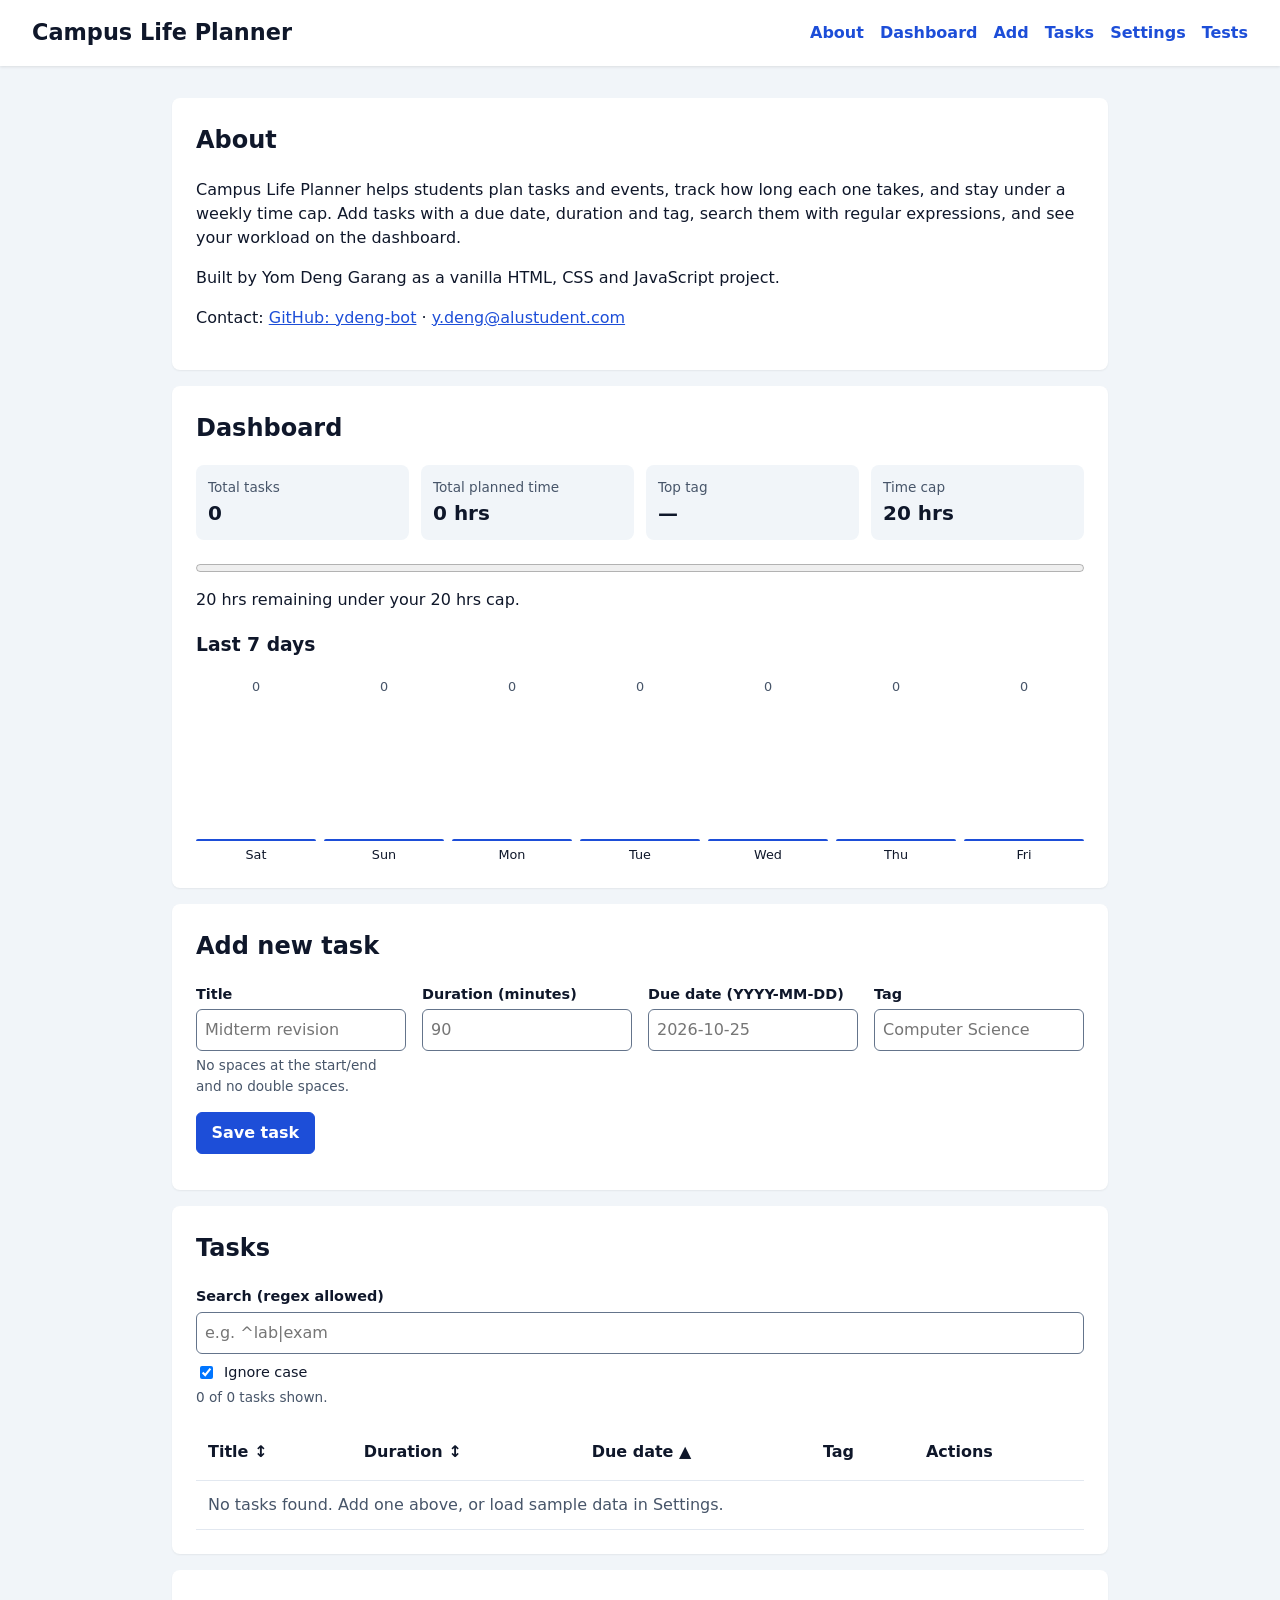
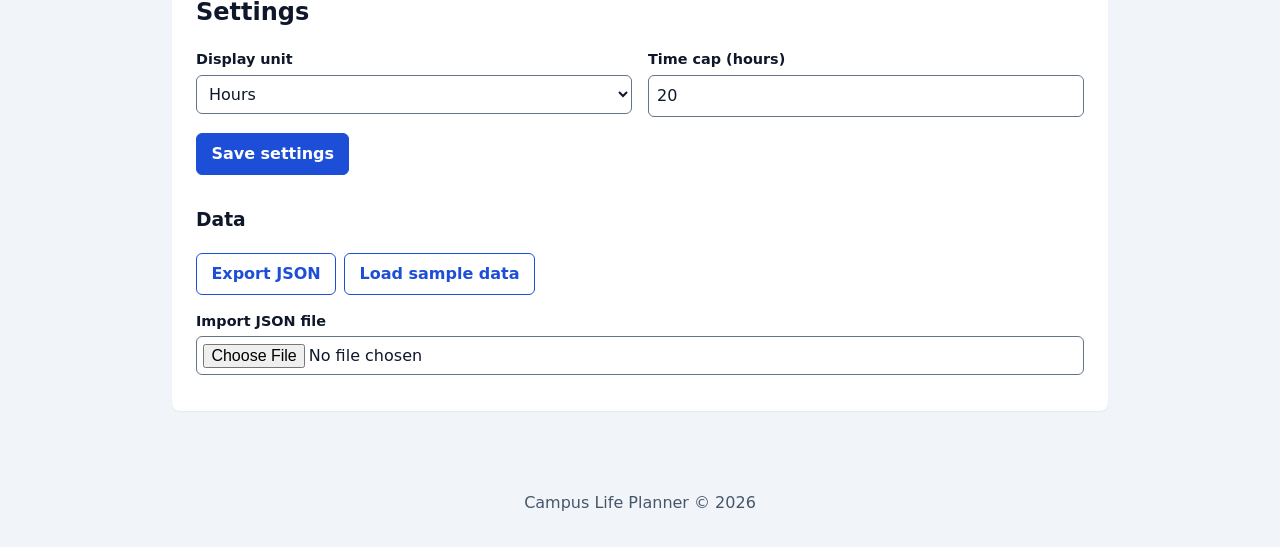
<file: index.html>
<!DOCTYPE html>
<html lang="en">
<head>
    <meta charset="UTF-8">
    <meta name="viewport" content="width=device-width, initial-scale=1.0">
    <title>Campus Life Planner</title>
    <link rel="stylesheet" href="styles/main.css">
    <link rel="icon" href="assets/favicon.svg" type="image/svg+xml">
</head>
<body>
    <a href="#main-content" class="skip-link">Skip to main content</a>

    <header>
        <h1>Campus Life Planner</h1>
        <nav aria-label="Main">
            <ul>
                <li><a href="#about">About</a></li>
                <li><a href="#dashboard">Dashboard</a></li>
                <li><a href="#add">Add</a></li>
                <li><a href="#records">Tasks</a></li>
                <li><a href="#settings">Settings</a></li>
                <li><a href="tests.html">Tests</a></li>
            </ul>
        </nav>
    </header>

    <main id="main-content" tabindex="-1">
        <p id="live-status" class="status" role="status"></p>

        <section id="about" aria-labelledby="about-heading">
            <h2 id="about-heading">About</h2>
            <p>Campus Life Planner helps students plan tasks and events, track how long each one takes, and stay under a weekly time cap. Add tasks with a due date, duration and tag, search them with regular expressions, and see your workload on the dashboard.</p>
            <p>Built by Yom Deng Garang as a vanilla HTML, CSS and JavaScript project.</p>
            <p>
                Contact:
                <a href="https://github.com/ydeng-bot">GitHub: ydeng-bot</a> &middot;
                <a href="mailto:y.deng@alustudent.com">y.deng@alustudent.com</a>
            </p>
        </section>

        <section id="dashboard" aria-labelledby="dashboard-heading">
            <h2 id="dashboard-heading">Dashboard</h2>
            <dl class="stats">
                <div class="stat"><dt>Total tasks</dt><dd id="stat-count">0</dd></div>
                <div class="stat"><dt>Total planned time</dt><dd id="stat-duration">0 hrs</dd></div>
                <div class="stat"><dt>Top tag</dt><dd id="stat-top-tag">&mdash;</dd></div>
                <div class="stat"><dt>Time cap</dt><dd id="stat-cap">20 hrs</dd></div>
            </dl>

            <div class="cap">
                <progress id="cap-progress" max="100" value="0" aria-label="Share of time cap used"></progress>
                <p id="cap-polite" role="status" aria-live="polite"></p>
                <p id="cap-assertive" class="over" role="alert" aria-live="assertive"></p>
            </div>

            <h3>Last 7 days</h3>
            <div id="trend" class="trend" role="img" aria-label="Time planned per day for the last 7 days"></div>
        </section>

        <section id="add" aria-labelledby="add-heading">
            <h2 id="add-heading">Add new task</h2>
            <form id="record-form" novalidate>
                <div class="field">
                    <label for="title">Title</label>
                    <input type="text" id="title" autocomplete="off" aria-required="true" aria-describedby="title-hint title-error" placeholder="Midterm revision">
                    <p id="title-hint" class="hint"></p>
                    <p id="title-error" class="error"></p>
                </div>
                <div class="field">
                    <label for="duration">Duration (minutes)</label>
                    <input type="text" id="duration" inputmode="decimal" autocomplete="off" aria-required="true" aria-describedby="duration-error" placeholder="90">
                    <p id="duration-error" class="error"></p>
                </div>
                <div class="field">
                    <label for="dueDate">Due date (YYYY-MM-DD)</label>
                    <input type="text" id="dueDate" inputmode="numeric" autocomplete="off" aria-required="true" aria-describedby="dueDate-error" placeholder="2026-10-25">
                    <p id="dueDate-error" class="error"></p>
                </div>
                <div class="field">
                    <label for="tag">Tag</label>
                    <input type="text" id="tag" autocomplete="off" aria-required="true" aria-describedby="tag-error" placeholder="Computer Science">
                    <p id="tag-error" class="error"></p>
                </div>
                <div class="field full">
                    <button type="submit">Save task</button>
                </div>
            </form>
        </section>

        <section id="records" aria-labelledby="records-heading">
            <h2 id="records-heading" tabindex="-1">Tasks</h2>

            <div class="search-row">
                <label for="search-input">Search (regex allowed)</label>
                <input type="search" id="search-input" placeholder="e.g. ^lab|exam" autocomplete="off" spellcheck="false" aria-describedby="search-error">
                <label class="inline"><input type="checkbox" id="case-toggle" checked> Ignore case</label>
                <p id="search-error" class="error"></p>
                <p id="result-count" class="hint" role="status"></p>
            </div>

            <div class="mobile-sort">
                <label for="sort-select">Sort by</label>
                <select id="sort-select">
                    <option value="dueDate">Due date</option>
                    <option value="title">Title</option>
                    <option value="duration">Duration</option>
                </select>
                <button type="button" id="sort-dir" class="secondary">&uarr; Ascending</button>
            </div>

            <div class="table-wrap">
                <table>
                    <caption class="sr-only">Planned tasks</caption>
                    <thead>
                        <tr>
                            <th scope="col" data-field="title" aria-sort="none"><button type="button" class="sort-btn">Title <span class="arrow" aria-hidden="true">&harr;</span></button></th>
                            <th scope="col" data-field="duration" aria-sort="none"><button type="button" class="sort-btn">Duration <span class="arrow" aria-hidden="true">&harr;</span></button></th>
                            <th scope="col" data-field="dueDate" aria-sort="none"><button type="button" class="sort-btn">Due date <span class="arrow" aria-hidden="true">&harr;</span></button></th>
                            <th scope="col">Tag</th>
                            <th scope="col">Actions</th>
                        </tr>
                    </thead>
                    <tbody id="records-tbody"></tbody>
                </table>
            </div>
        </section>

        <section id="settings" aria-labelledby="settings-heading">
            <h2 id="settings-heading">Settings</h2>
            <form id="settings-form" novalidate>
                <div class="field">
                    <label for="unit">Display unit</label>
                    <select id="unit">
                        <option value="hours">Hours</option>
                        <option value="minutes">Minutes</option>
                    </select>
                </div>
                <div class="field">
                    <label for="cap">Time cap (hours)</label>
                    <input type="text" id="cap" inputmode="decimal" autocomplete="off" aria-describedby="cap-error">
                    <p id="cap-error" class="error"></p>
                </div>
                <div class="field full">
                    <button type="submit">Save settings</button>
                </div>
            </form>

            <h3>Data</h3>
            <div class="button-row">
                <button type="button" id="export-btn" class="secondary">Export JSON</button>
                <button type="button" id="sample-btn" class="secondary">Load sample data</button>
            </div>
            <div class="field">
                <label for="import-file">Import JSON file</label>
                <input type="file" id="import-file" accept=".json,application/json">
            </div>
        </section>
    </main>

    <footer>
        <p>Campus Life Planner &copy; 2026</p>
    </footer>

    <script type="module" src="scripts/main.js"></script>
</body>
</html>
</file>
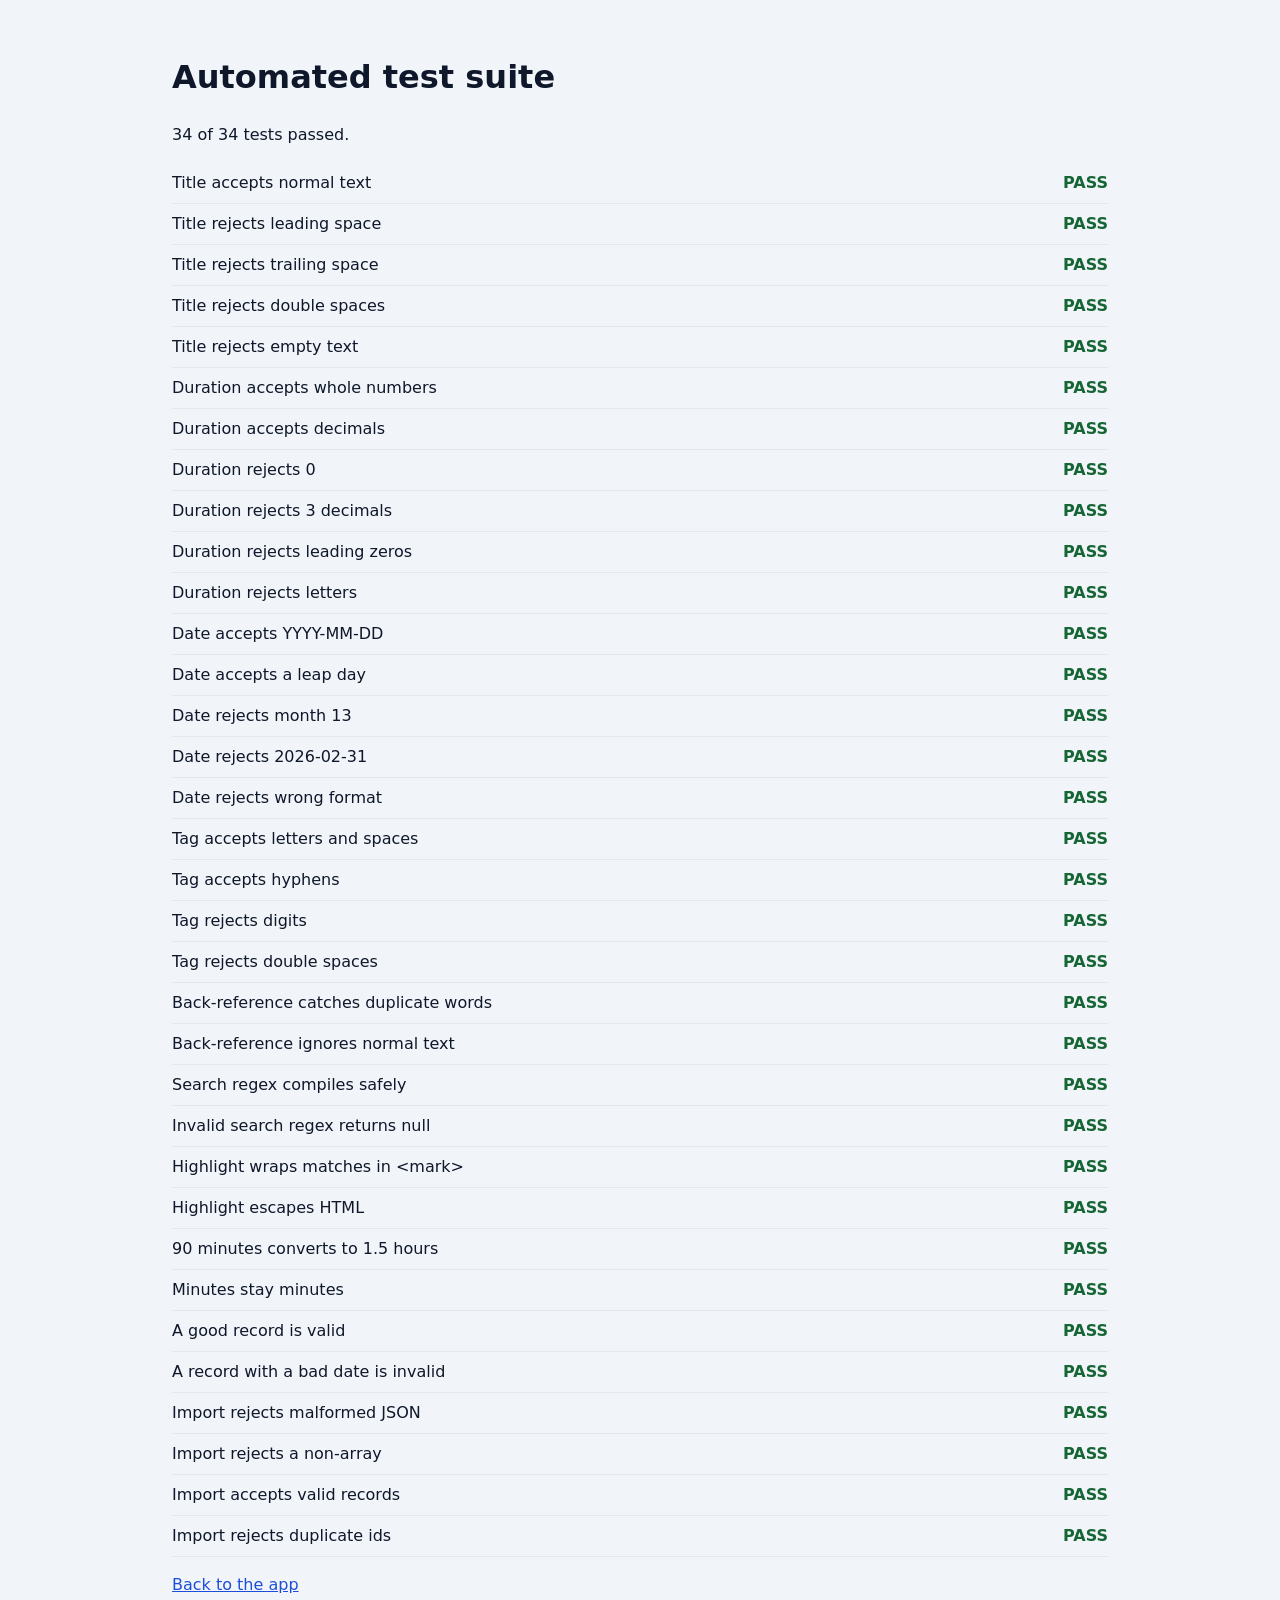
<file: tests.html>
<!DOCTYPE html>
<html lang="en">
<head>
    <meta charset="UTF-8">
    <meta name="viewport" content="width=device-width, initial-scale=1.0">
    <title>Campus Life Planner - Tests</title>
    <link rel="stylesheet" href="styles/main.css">
</head>
<body>
    <main class="tests">
        <h1>Automated test suite</h1>
        <p id="summary" role="status"></p>
        <ul id="test-list"></ul>
        <p><a href="index.html">Back to the app</a></p>
    </main>

    <script type="module">
        import { runTests } from './tests/cases.js';

        const list = document.getElementById('test-list');
        const results = runTests();

        results.forEach(test => {
            const li = document.createElement('li');
            const name = document.createElement('span');
            const status = document.createElement('span');
            name.textContent = test.name;
            status.textContent = test.passed ? 'PASS' : 'FAIL';
            status.className = test.passed ? 'pass' : 'fail';
            li.append(name, status);
            list.appendChild(li);
        });

        const passed = results.filter(t => t.passed).length;
        document.getElementById('summary').textContent = `${passed} of ${results.length} tests passed.`;
    </script>
</body>
</html>
</file>
<file: styles/main.css>
/* styles/main.css - mobile-first. Breakpoints: base (~360px), 768px, 1024px */
:root {
    --primary: #1d4ed8;
    --primary-dark: #1e40af;
    --bg: #f1f5f9;
    --card-bg: #ffffff;
    --text: #0f172a;
    --muted: #475569;
    --border: #64748b;
    --row-border: #e2e8f0;
    --danger: #b91c1c;
    --danger-dark: #991b1b;
    --tag-bg: #e0f2fe;
    --tag-text: #075985;
    --radius: 8px;
}

*, *::before, *::after { box-sizing: border-box; }

body {
    font-family: system-ui, -apple-system, "Segoe UI", sans-serif;
    background-color: var(--bg);
    color: var(--text);
    margin: 0;
    line-height: 1.5;
}

/* ---------- Accessibility helpers ---------- */
.skip-link {
    position: absolute;
    top: -60px;
    left: 0;
    background: var(--primary);
    color: #fff;
    padding: 0.5rem 1rem;
    z-index: 100;
    transition: top 0.2s;
}
.skip-link:focus { top: 0; }

.sr-only {
    position: absolute;
    width: 1px;
    height: 1px;
    padding: 0;
    margin: -1px;
    overflow: hidden;
    clip: rect(0, 0, 0, 0);
    clip-path: inset(50%);
    white-space: nowrap;
    border: 0;
}

:focus-visible {
    outline: 3px solid var(--primary);
    outline-offset: 2px;
}
main:focus, h2:focus { outline: none; }

/* ---------- Layout ---------- */
header {
    background: var(--card-bg);
    padding: 1rem;
    box-shadow: 0 1px 3px rgba(0, 0, 0, 0.1);
    display: flex;
    flex-direction: column;
    gap: 0.5rem;
}
header h1 { margin: 0; font-size: 1.4rem; }

nav ul {
    list-style: none;
    margin: 0;
    padding: 0;
    display: flex;
    flex-wrap: wrap;
    gap: 0.25rem 1rem;
}
nav a {
    display: inline-block;
    padding: 0.25rem 0;
    text-decoration: none;
    color: var(--primary);
    font-weight: 600;
}
nav a:hover { text-decoration: underline; }

main {
    padding: 1rem;
    max-width: 900px;
    margin: 0 auto;
}

section {
    background: var(--card-bg);
    padding: 1rem;
    margin-bottom: 1rem;
    border-radius: var(--radius);
    box-shadow: 0 1px 2px rgba(0, 0, 0, 0.06);
}
h2 { margin-top: 0; }
a { color: var(--primary); }

footer {
    text-align: center;
    padding: 1rem;
    color: var(--muted);
}

.status {
    background: #eff6ff;
    border-left: 4px solid var(--primary);
    padding: 0.5rem 0.75rem;
    margin: 0 0 1rem;
    border-radius: 4px;
    animation: fade-in 0.3s ease;
}
.status:empty { display: none; }

/* ---------- Forms ---------- */
.field { margin-bottom: 0.75rem; }
label { display: block; font-weight: 600; font-size: 0.9rem; margin-bottom: 0.25rem; }
label.inline { display: flex; align-items: center; gap: 0.5rem; font-weight: 400; margin-top: 0.5rem; }

input, select {
    font: inherit;
    width: 100%;
    padding: 0.5rem;
    border: 1px solid var(--border);
    border-radius: 6px;
    background: #fff;
    color: var(--text);
    transition: border-color 0.2s, box-shadow 0.2s;
}
input[type="checkbox"] { width: auto; }
input[type="file"] { padding: 0.4rem; }
input[aria-invalid="true"] { border: 2px solid var(--danger); }

.hint { color: var(--muted); font-size: 0.85rem; margin: 0.25rem 0 0; }
.error { color: var(--danger); font-size: 0.875rem; margin: 0.25rem 0 0; }
.error:not(:empty)::before { content: "\26A0\FE0F  "; }

button {
    font: inherit;
    font-weight: 600;
    cursor: pointer;
    padding: 0.5rem 0.9rem;
    border: 1px solid var(--primary);
    border-radius: 6px;
    background: var(--primary);
    color: #fff;
    transition: background-color 0.2s, transform 0.1s;
}
button:hover { background: var(--primary-dark); }
button:active { transform: translateY(1px); }
button.secondary { background: #fff; color: var(--primary); }
button.secondary:hover { background: #eff6ff; }
button.danger { background: #fff; color: var(--danger); border-color: var(--danger); }
button.danger:hover { background: #fef2f2; }

.sort-btn {
    background: none;
    border: 0;
    color: inherit;
    padding: 0.25rem 0;
    font-weight: 700;
}
.sort-btn:hover { background: none; text-decoration: underline; }

.button-row { display: flex; flex-wrap: wrap; gap: 0.5rem; margin-bottom: 1rem; }

/* ---------- Dashboard ---------- */
.stats {
    display: grid;
    grid-template-columns: repeat(2, 1fr);
    gap: 0.75rem;
    margin: 0 0 1rem;
}
.stat { background: var(--bg); border-radius: var(--radius); padding: 0.75rem; }
.stat dt { color: var(--muted); font-size: 0.85rem; }
.stat dd { margin: 0; font-size: 1.25rem; font-weight: 700; }

progress {
    width: 100%;
    height: 1rem;
    accent-color: var(--primary);
}
progress.over { accent-color: var(--danger); }
#cap-polite { color: var(--text); margin: 0.5rem 0 0; }
#cap-assertive { color: var(--danger); font-weight: 700; margin: 0.5rem 0 0; }

.trend {
    display: flex;
    align-items: flex-end;
    gap: 0.5rem;
    margin-top: 0.5rem;
}
.bar-col { flex: 1; display: flex; flex-direction: column; align-items: center; gap: 0.25rem; }
.bar-track { height: 100px; width: 100%; display: flex; align-items: flex-end; }
.bar {
    width: 100%;
    min-height: 2px;
    background: var(--primary);
    border-radius: 4px 4px 0 0;
    transform-origin: bottom;
    animation: grow 0.6s ease-out;
}
.bar-value { font-size: 0.8rem; color: var(--muted); }
.bar-label { font-size: 0.8rem; }

/* ---------- Search and sort ---------- */
.search-row { margin-bottom: 1rem; }
.mobile-sort { display: flex; align-items: center; gap: 0.5rem; margin-bottom: 1rem; }
.mobile-sort label { margin: 0; }
.mobile-sort select { width: auto; flex: 1; }

mark { background-color: #fde047; color: #000; padding: 0.05rem 0.1rem; border-radius: 2px; }

/* ---------- Records: cards on mobile, table from 768px ---------- */
table, tbody, tr, td { display: block; }
thead { display: none; }

tr {
    border: 1px solid var(--row-border);
    border-radius: var(--radius);
    padding: 0.5rem 0.75rem;
    margin-bottom: 0.75rem;
    background: #fff;
}
td {
    display: flex;
    justify-content: space-between;
    align-items: center;
    gap: 1rem;
    padding: 0.35rem 0;
}
td::before { content: attr(data-label); font-weight: 600; color: var(--muted); }
td.empty { justify-content: center; color: var(--muted); }
td.empty::before { content: none; }
td.actions { justify-content: flex-end; flex-wrap: wrap; }
td.actions::before { content: none; }
td.actions .error { flex-basis: 100%; }
tr.editing { border-color: var(--primary); }
tr.editing td input { flex: 1; min-width: 0; max-width: 60%; }

.tag {
    background: var(--tag-bg);
    color: var(--tag-text);
    padding: 0.2rem 0.5rem;
    border-radius: 4px;
    font-size: 0.85rem;
}

/* ---------- Animations ---------- */
@keyframes grow { from { transform: scaleY(0); } to { transform: scaleY(1); } }
@keyframes fade-in { from { opacity: 0; transform: translateY(-4px); } to { opacity: 1; transform: none; } }

@media (prefers-reduced-motion: reduce) {
    *, *::before, *::after { animation: none !important; transition: none !important; }
}

/* ---------- Tablet: 768px and up ---------- */
@media (min-width: 768px) {
    header { flex-direction: row; justify-content: space-between; align-items: center; padding: 1rem 2rem; }
    main { padding: 1.5rem; }
    section { padding: 1.5rem; }

    form { display: grid; grid-template-columns: 1fr 1fr; gap: 0 1rem; }
    .field.full { grid-column: 1 / -1; }
    form button[type="submit"] { width: auto; }

    .mobile-sort { display: none; }

    table { display: table; width: 100%; border-collapse: collapse; }
    thead { display: table-header-group; }
    tbody { display: table-row-group; }
    tr { display: table-row; border: 0; border-radius: 0; padding: 0; margin: 0; background: none; }
    td, th { display: table-cell; padding: 0.75rem; text-align: left; border-bottom: 1px solid var(--row-border); vertical-align: middle; }
    td::before { content: none; }
    td.actions { white-space: nowrap; }
    tr.editing td input { max-width: none; width: 100%; }
    tbody tr:hover { background: #f8fafc; }
}

/* ---------- Desktop: 1024px and up ---------- */
@media (min-width: 1024px) {
    main { max-width: 1000px; padding: 2rem; }
    .stats { grid-template-columns: repeat(4, 1fr); }
    #record-form { grid-template-columns: repeat(4, 1fr); }
    #settings-form { grid-template-columns: 1fr 1fr; }
    .bar-track { height: 140px; }
}

/* ---------- Test page ---------- */
.tests ul { list-style: none; padding: 0; }
.tests li { display: flex; justify-content: space-between; padding: 0.5rem 0; border-bottom: 1px solid var(--row-border); }
.pass { color: #166534; font-weight: 700; }
.fail { color: var(--danger); font-weight: 700; }
</file>
